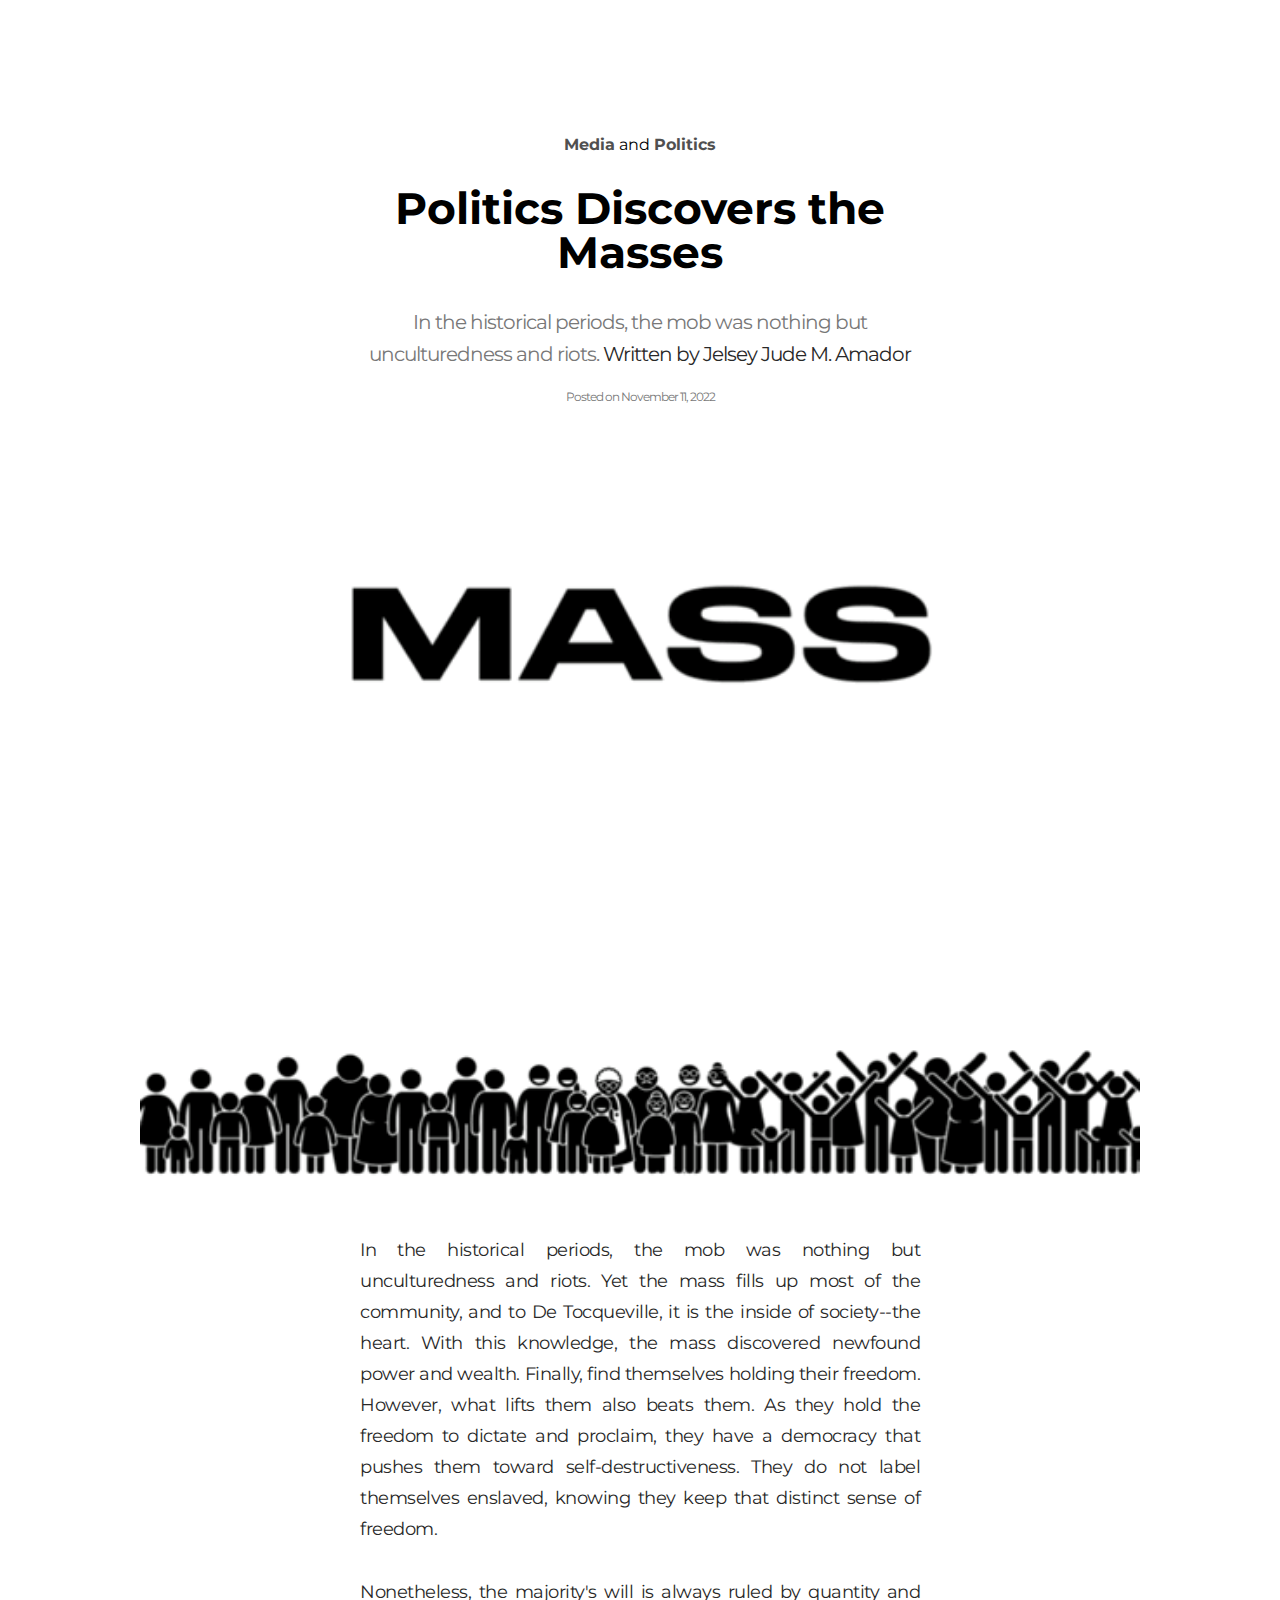
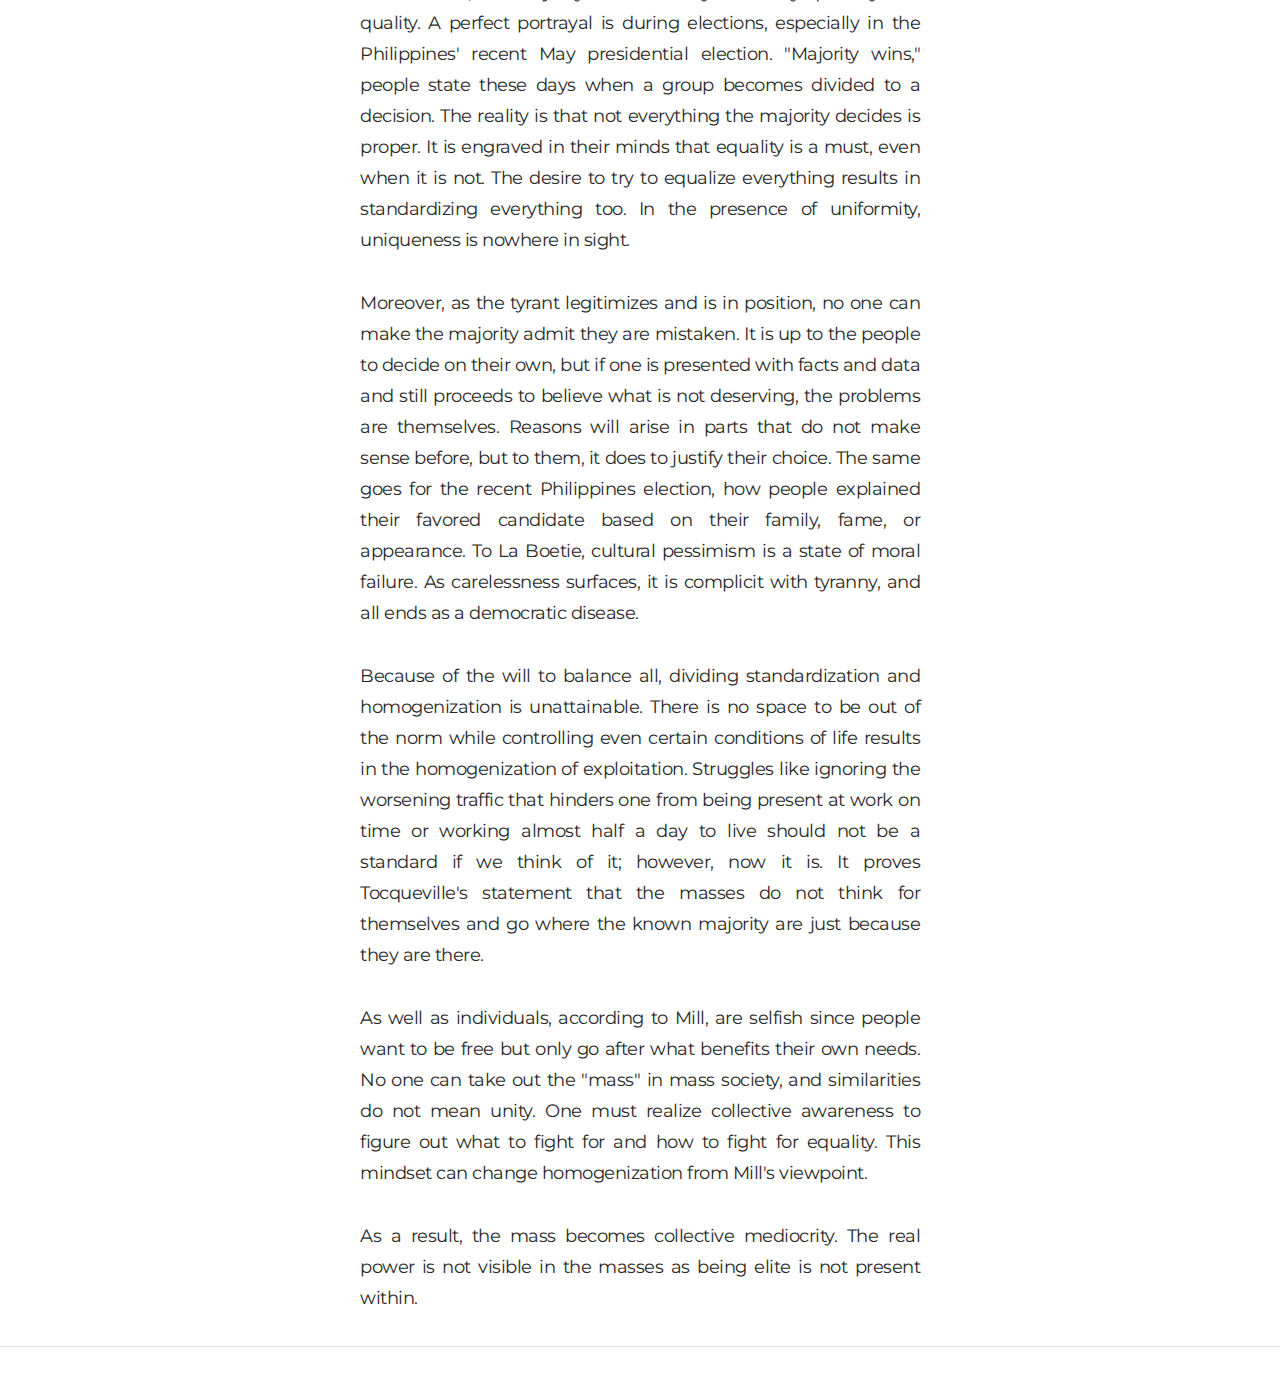
<file: pages/blog1.html>
<!DOCTYPE html>
<html lang="en">

    <head>
        <meta charset="UTF-8">
        <meta http-equiv="X-UA-Compatible" content="IE=edge">
        <meta name="viewport" content="width=device-width, initial-scale=1.0">
        <title>Blog Post | COMMitted</title>

        <link rel="stylesheet" href="blog-post.css">
        <script src="blog-post.js"></script>
    </head>

    <body>
        <div class="blog-post">
            <div class="tag">
                <a onclick="filterBlogs('Media')">Media</a> and
                <a onclick="filterBlogs('Politics')">Politics</a>
            </div>
            <div class="title">Politics Discovers the Masses</div>
            <div class="subtitle">In the historical periods, the mob was nothing but unculturedness and riots.
                <span class="by-line">Written by <a onclick="gotoAuthor('Jelsey')">Jelsey Jude M. Amador</a></span>
            </div>
            <div class="date-published">Posted on November 11, 2022</div>
            <img class="cover" src="img/cover1.gif" alt="cover" />
            <!-- <div class="summary">
                <b>Summary.</b> Lorem ipsum dolor sit amet, consectetur adipiscing elit, sed do eiusmod tempor
                incididunt ut labore et dolore magna aliqua. Ut enim ad minim veniam, quis nostrud exercitation
                ullamco
                laboris nisi ut aliquip ex ea commodo consequat. Duis aute irure dolor in reprehenderit in voluptate
                velit esse cillum dolore eu fugiat nulla pariatur. Excepteur sint occaecat cupidatat non proident,
                sunt
                in culpa qui officia deserunt mollit anim id est laborum.<br />
                <br />
                Lorem ipsum dolor sit amet, consectetur adipiscing elit, sed do eiusmod tempor incididunt ut labore
                et
                dolore magna aliqua. Ut enim ad minim veniam, quis nostrud exercitation ullamco laboris nisi ut
                aliquip
                ex ea commodo consequat. Duis aute irure dolor in reprehenderit in voluptate velit esse cillum
                dolore eu
                fugiat nulla pariatur. Excepteur sint occaecat cupidatat non proident, sunt in culpa qui officia
                deserunt mollit anim id est laborum.<br />
                <br />
                Lorem ipsum dolor sit amet, consectetur adipiscing elit, sed do eiusmod tempor incididunt ut labore
                et
                dolore magna aliqua. Ut enim ad minim veniam, quis nostrud exercitation ullamco laboris nisi ut
                aliquip
                ex ea commodo consequat. Duis aute irure dolor in reprehenderit in voluptate velit esse cillum
                dolore eu
                fugiat nulla pariatur. Excepteur sint occaecat cupidatat non proident, sunt in culpa qui officia
                deserunt mollit anim id est laborum.
                <span class="read-more">... <a onclick="readMore()">more</a></span>
            </div> -->
            <div class="content">
                <p>In the historical periods, the mob was nothing but unculturedness and riots. Yet the mass
                    fills up most of the community, and to De Tocqueville, it is the inside of society--the heart. With
                    this knowledge, the mass discovered newfound power and wealth. Finally, find themselves holding
                    their freedom. However, what lifts them also beats them. As they hold the freedom to dictate and
                    proclaim, they have a democracy that pushes them toward self-destructiveness. They do not label
                    themselves enslaved, knowing they keep that distinct sense of freedom.
                </p>
                <p>Nonetheless, the majority's will is always ruled by quantity and quality. A perfect portrayal is
                    during elections, especially in the Philippines' recent May presidential election. "Majority wins,"
                    people state these days when a group becomes divided to a decision. The reality is that not
                    everything the majority decides is proper. It is engraved in their minds that equality is a must,
                    even when it is not. The desire to try to equalize everything results in standardizing everything
                    too. In the presence of uniformity, uniqueness is nowhere in sight.
                </p>
                <p>Moreover, as the tyrant legitimizes and is in position, no one can make the majority admit they are
                    mistaken. It is up to the people to decide on their own, but if one is presented with facts and data
                    and still proceeds to believe what is not deserving, the problems are themselves. Reasons will arise
                    in parts that do not make sense before, but to them, it does to justify their choice. The same goes
                    for the recent Philippines election, how people explained their favored candidate based on their
                    family, fame, or appearance. To La Boetie, cultural pessimism is a state of moral failure. As
                    carelessness surfaces, it is complicit with tyranny, and all ends as a democratic disease.
                </p>
                <p>Because of the will to balance all, dividing standardization and homogenization is unattainable.
                    There is no space to be out of the norm while controlling even certain conditions of life results in
                    the homogenization of exploitation. Struggles like ignoring the worsening traffic that hinders one
                    from being present at work on time or working almost half a day to live should not be a standard if
                    we think of it; however, now it is. It proves Tocqueville's statement that the masses do not think
                    for themselves and go where the known majority are just because they are there.
                </p>
                <p>
                    As well as individuals, according to Mill, are selfish since people want to be free but only go
                    after what benefits their own needs. No one can take out the "mass" in mass society, and
                    similarities do not mean unity. One must realize collective awareness to figure out what to fight
                    for and how to fight for equality. This mindset can change homogenization from Mill's viewpoint.
                </p>
                <p>As a result, the mass becomes collective mediocrity. The real power is not visible in the masses as
                    being elite is not present within.
                </p>
            </div>
        </div>

        <div class="line-break"></div>

        <div class="comments">
            <div id="disqus_thread"></div>
            <script>
                var disqus_config = function () {
                    this.page.url = 'https://committed-upb.vercel.app/pages/blog1.html';  // Replace PAGE_URL with your page's canonical URL variable
                    this.page.identifier = 'blog1'; // Replace PAGE_IDENTIFIER with your page's unique identifier variable
                };

                (function () { // DON'T EDIT BELOW THIS LINE
                    var d = document, s = d.createElement('script');
                    s.src = 'https://committed-1.disqus.com/embed.js';
                    s.setAttribute('data-timestamp', +new Date());
                    (d.head || d.body).appendChild(s);
                })();
            </script>
            <noscript>Please enable JavaScript to view the <a href="https://disqus.com/?ref_noscript">comments powered
                    by Disqus.</a></noscript>
        </div>
    </body>

</html>
</file>
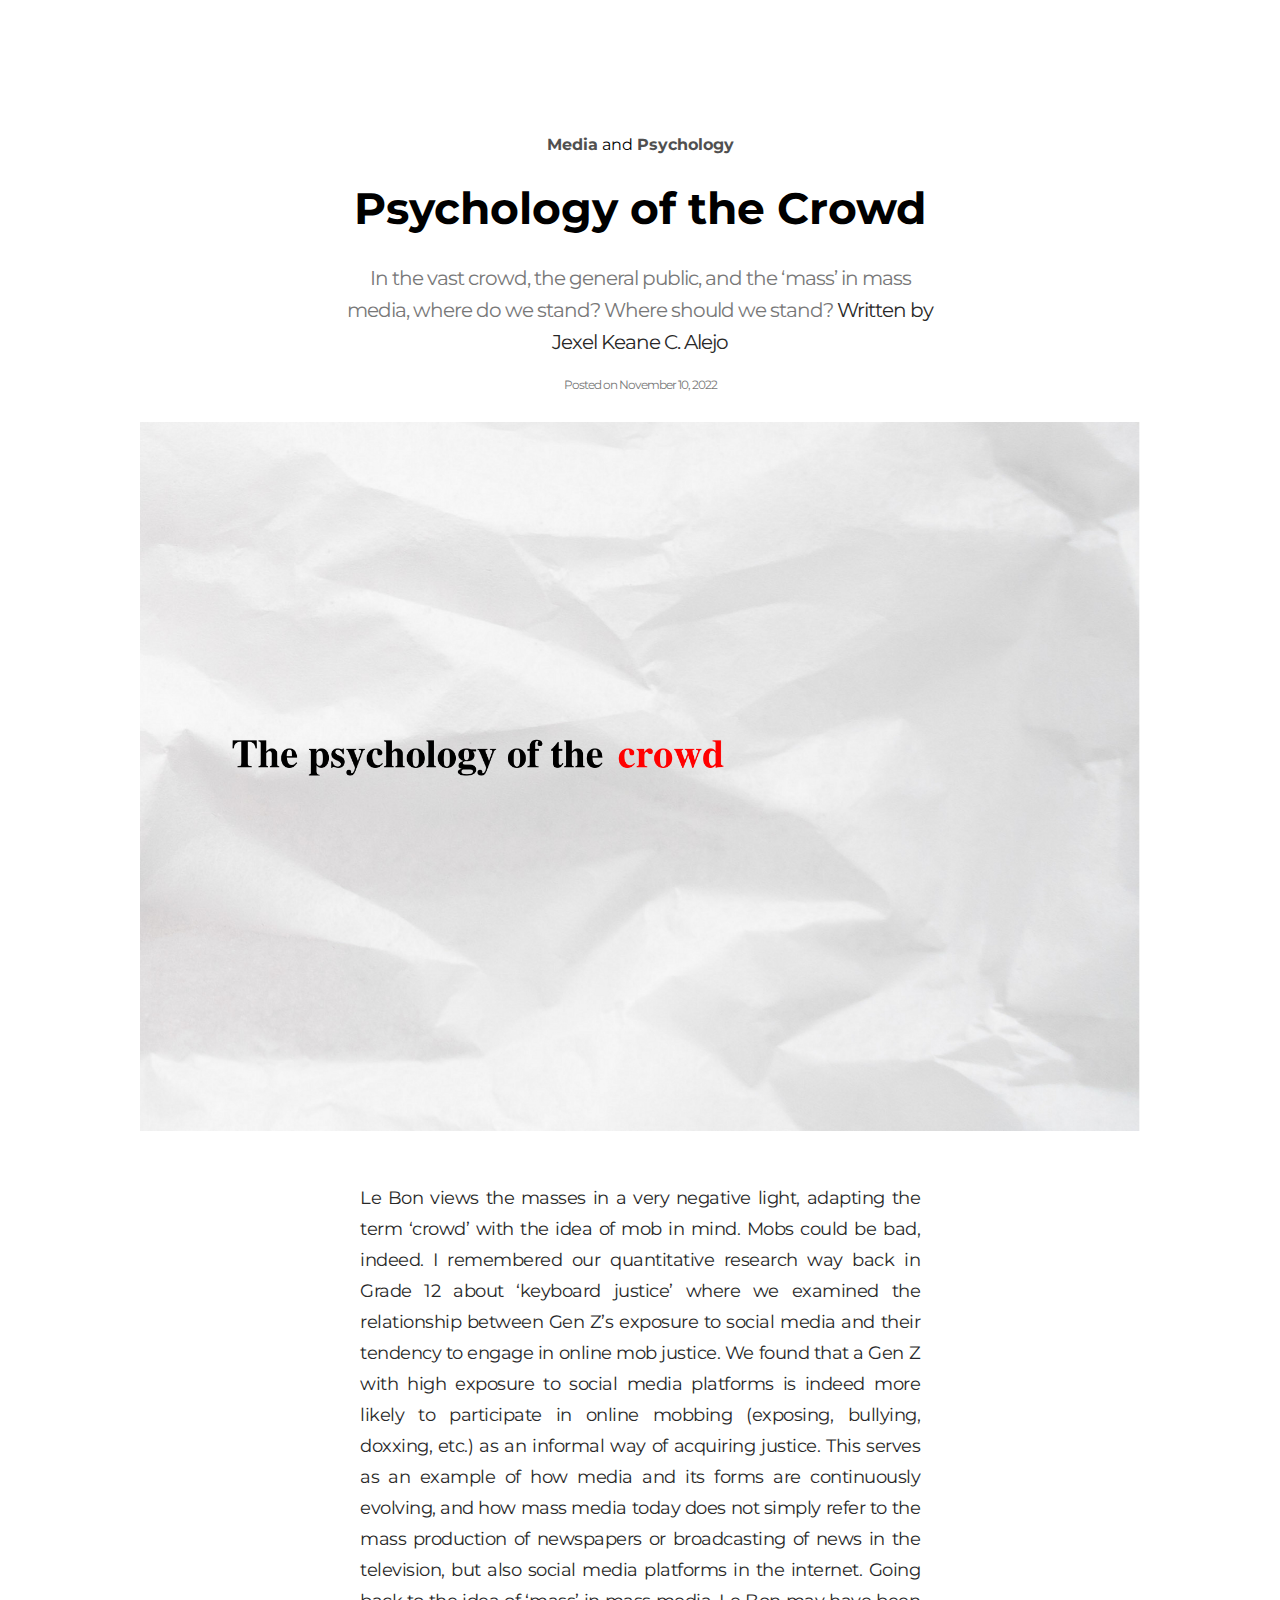
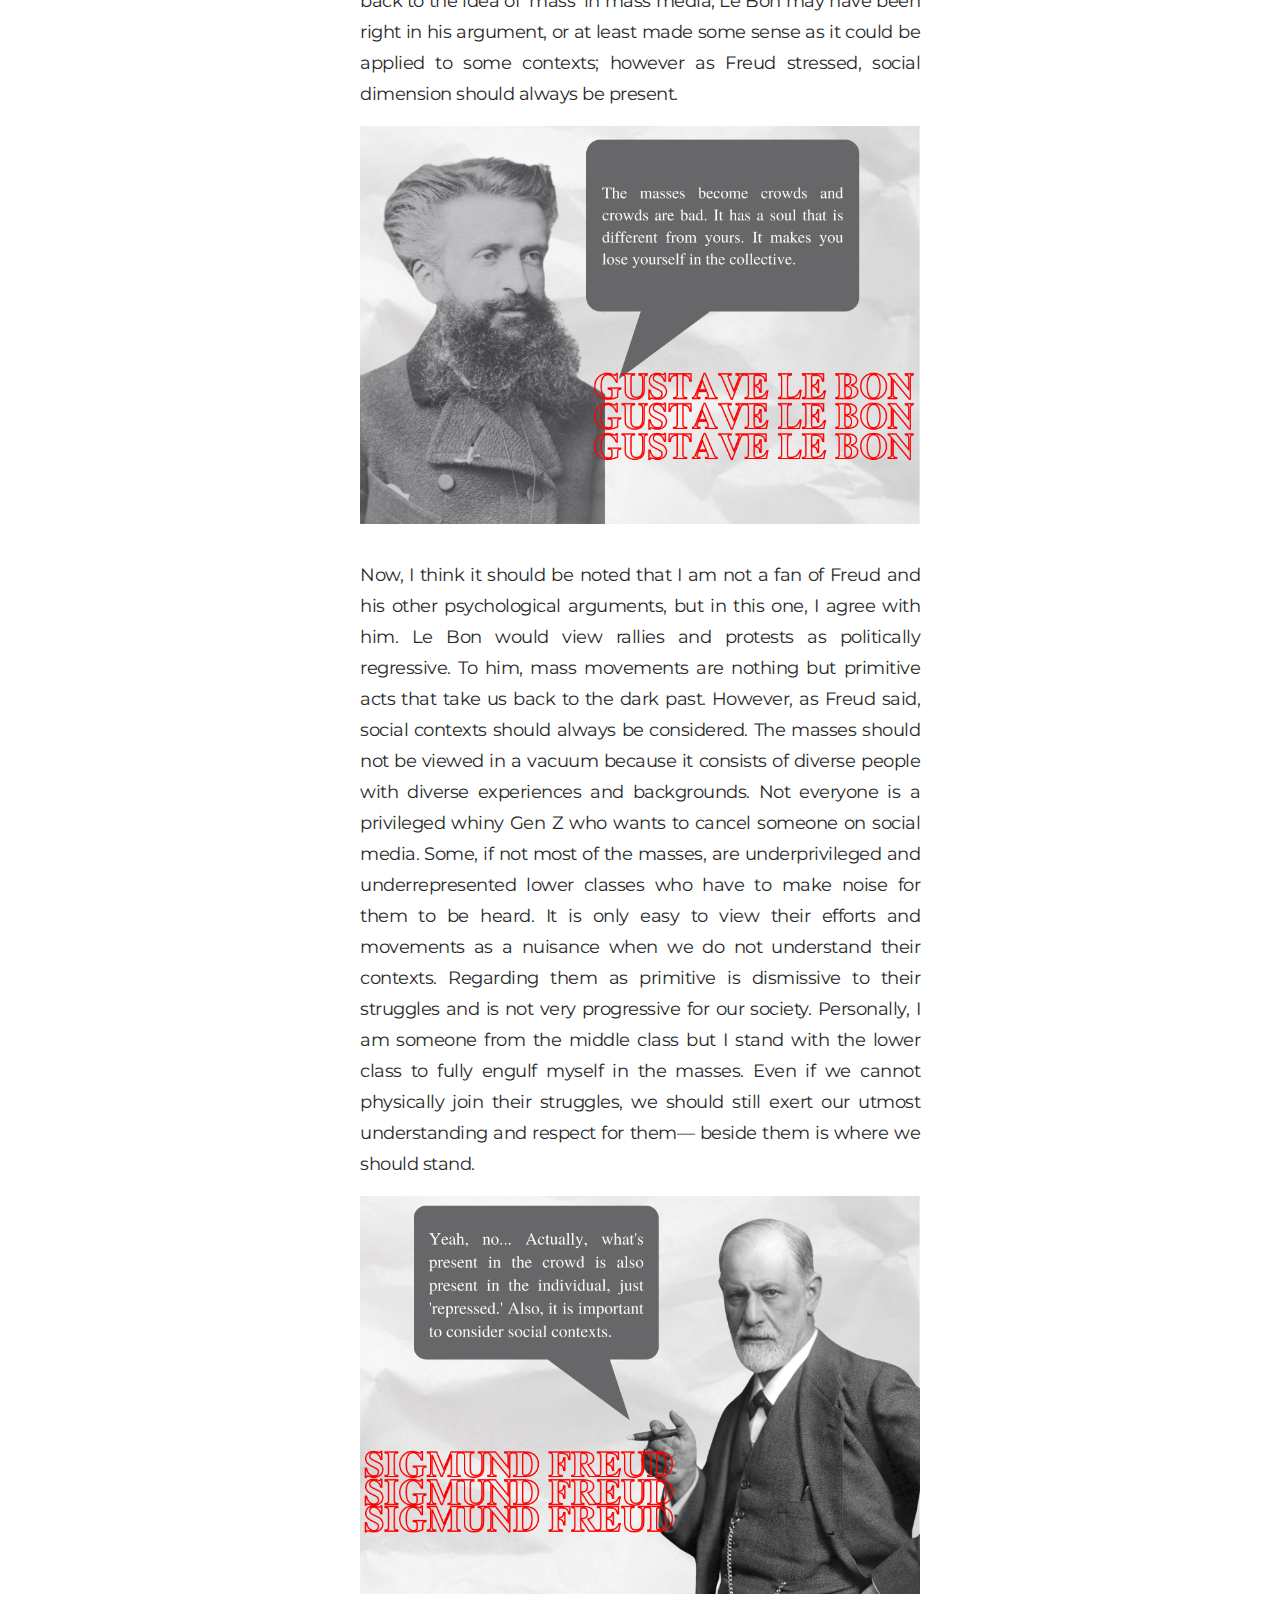
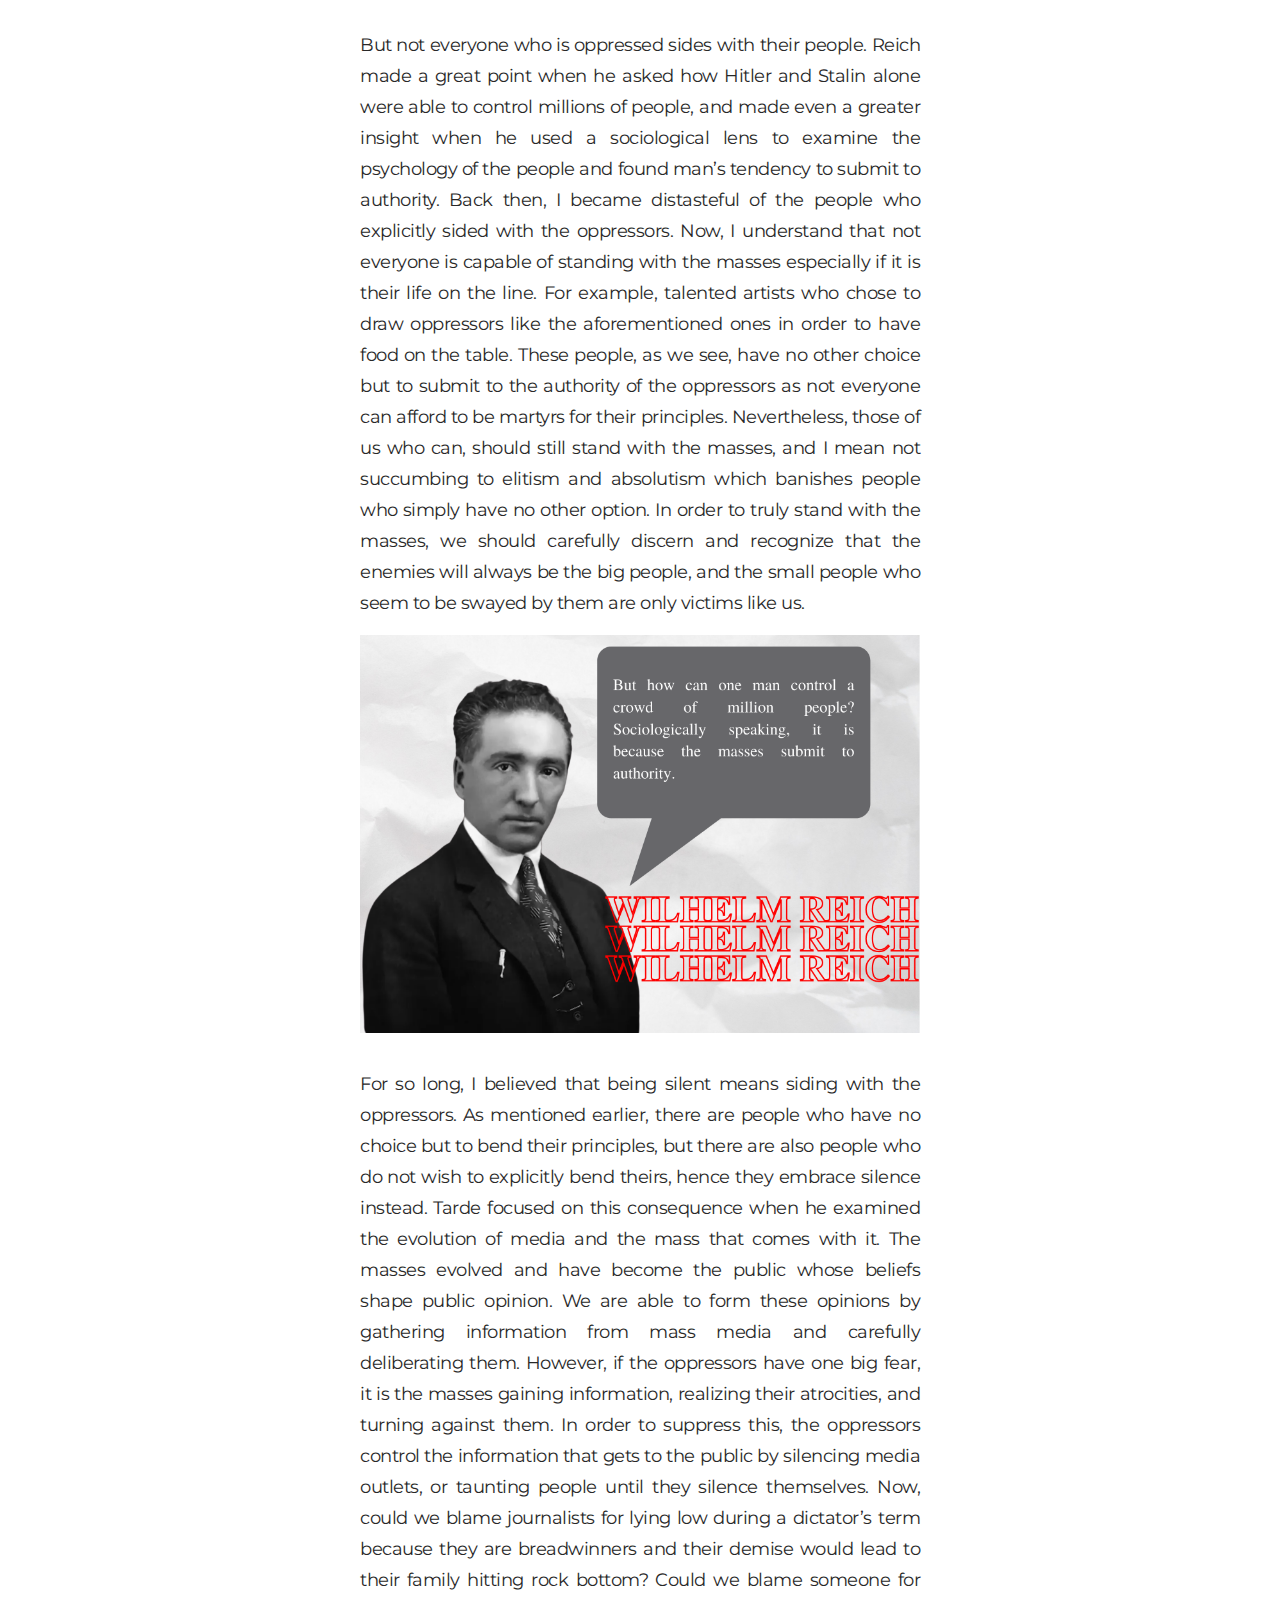
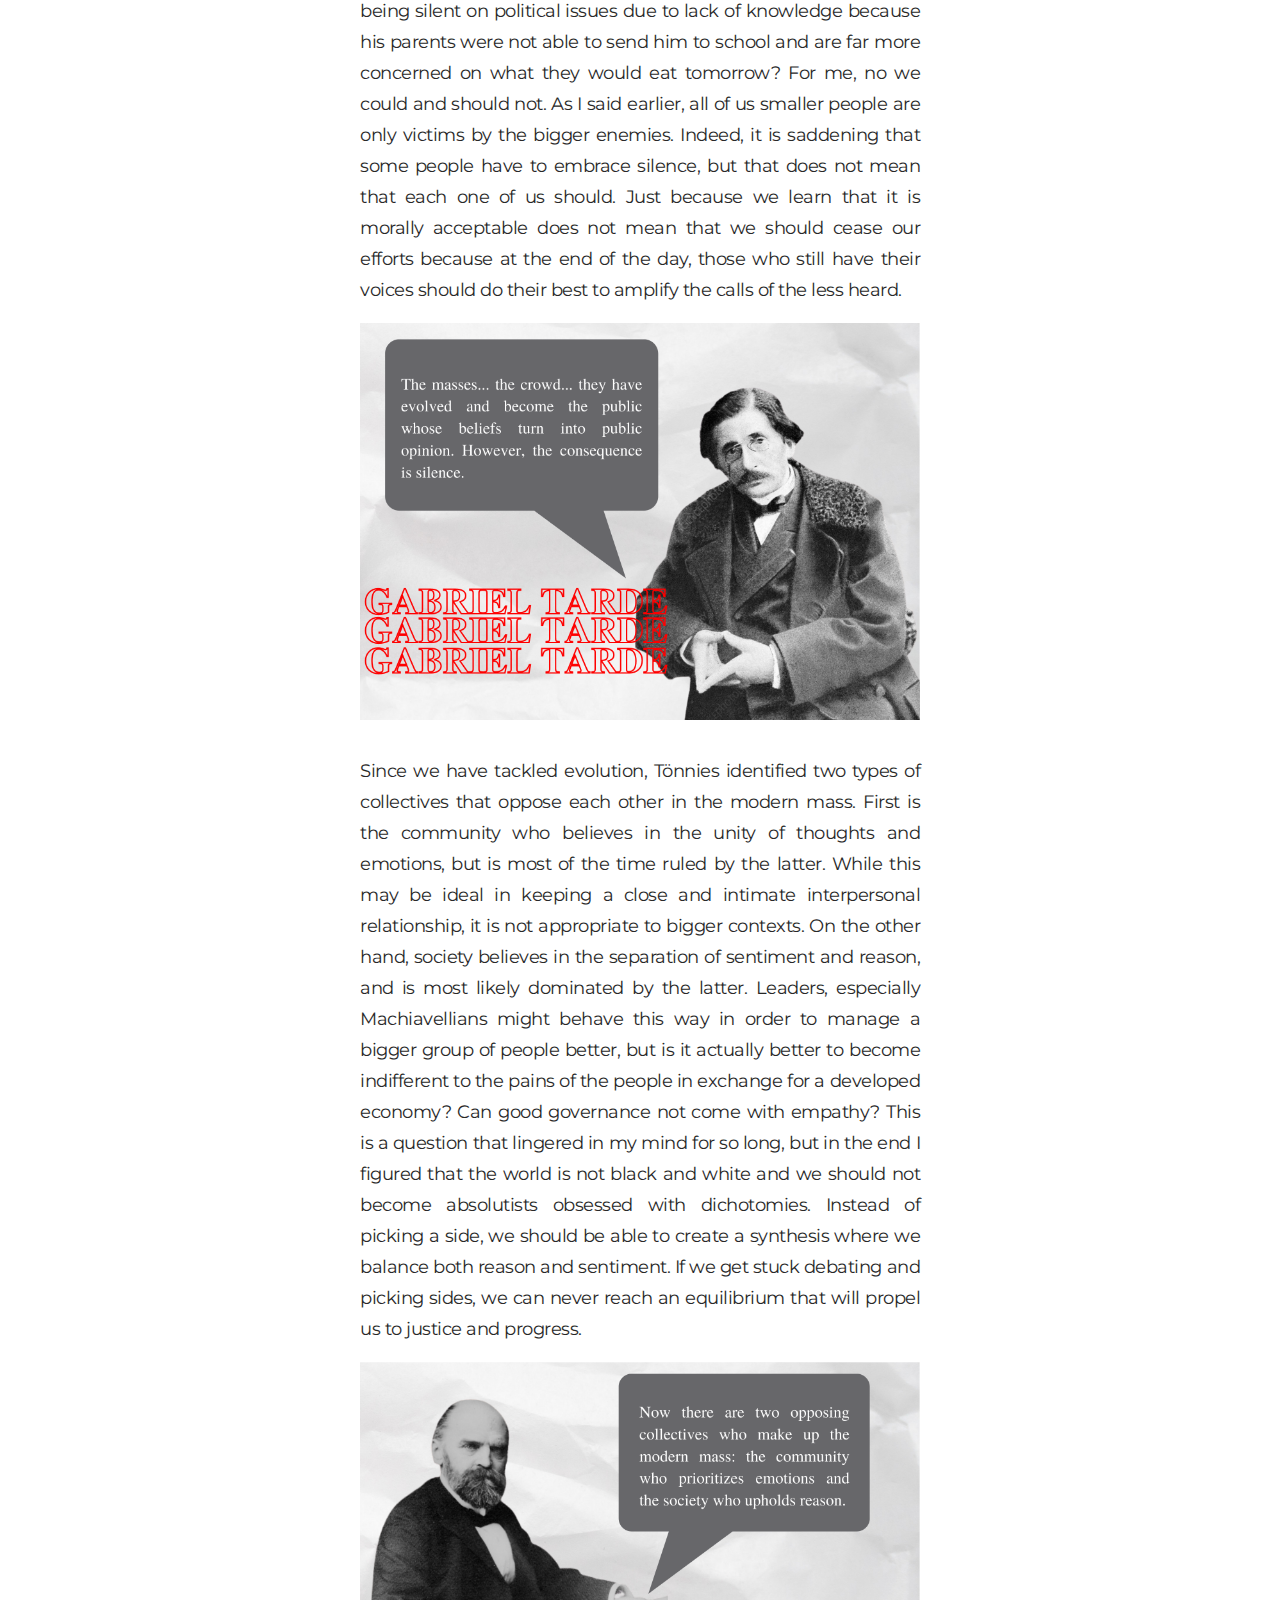
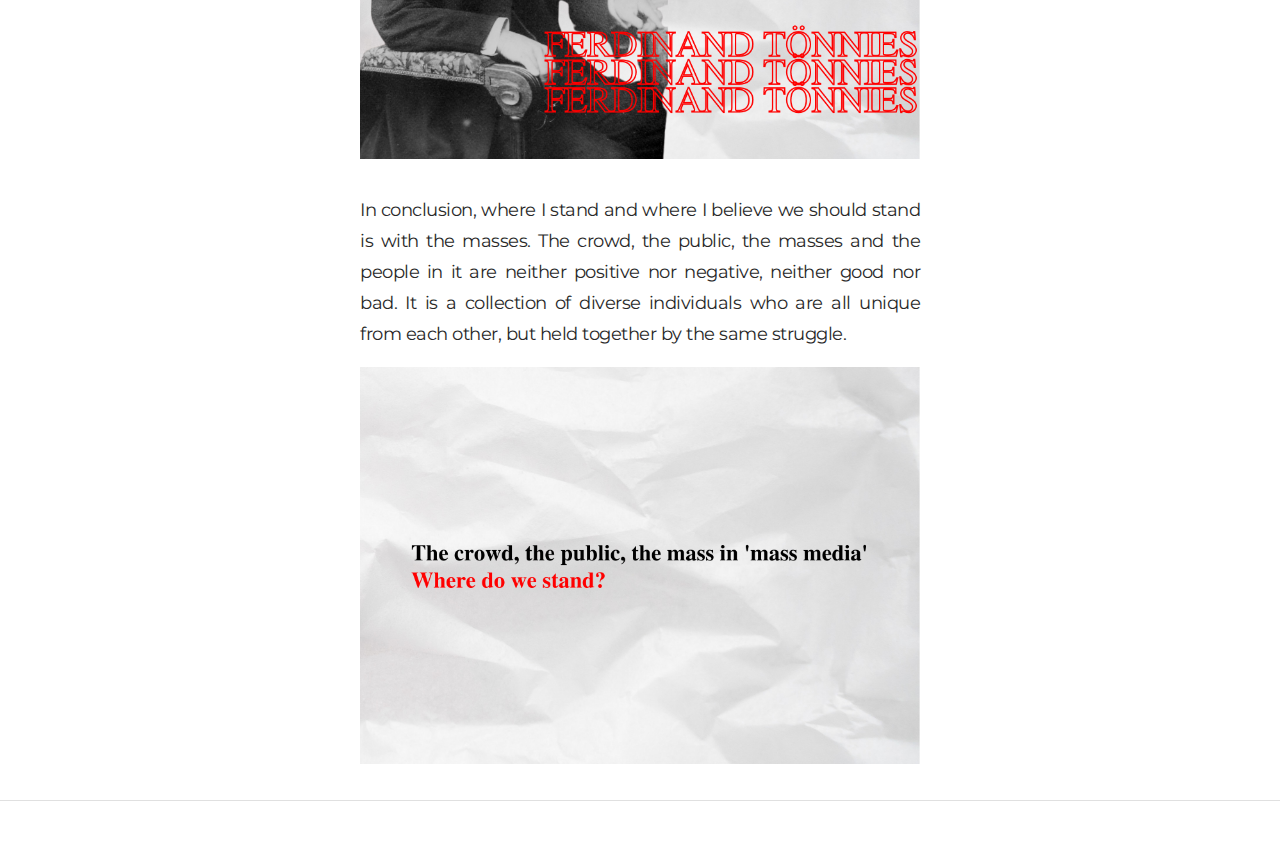
<file: pages/blog2.html>
<!DOCTYPE html>
<html lang="en">

    <head>
        <meta charset="UTF-8">
        <meta http-equiv="X-UA-Compatible" content="IE=edge">
        <meta name="viewport" content="width=device-width, initial-scale=1.0">
        <title>Blog Post | COMMitted</title>

        <link rel="stylesheet" href="blog-post.css">
        <script src="blog-post.js"></script>
    </head>

    <body>
        <div class="blog-post">
            <div class="tag">
                <a onclick="filterBlogs('Media')">Media</a> and
                <a onclick="filterBlogs('Psychology')">Psychology</a>
            </div>
            <div class="title">Psychology of the Crowd</div>
            <div class="subtitle">In the vast crowd, the general public, and the ‘mass’ in mass media, where do
                we stand? Where should we stand?
                <span class="by-line">Written by <a onclick="gotoAuthor('Jexel')">Jexel Keane C. Alejo</a></span>
            </div>
            <div class="date-published">Posted on November 10, 2022</div>
            <img class="cover" src="img/cover2.png" alt="cover" />
            <!-- <div class="summary">
                <b>Summary.</b> Lorem ipsum dolor sit amet, consectetur adipiscing elit, sed do eiusmod tempor
                incididunt ut labore et dolore magna aliqua. Ut enim ad minim veniam, quis nostrud exercitation
                ullamco
                laboris nisi ut aliquip ex ea commodo consequat. Duis aute irure dolor in reprehenderit in voluptate
                velit esse cillum dolore eu fugiat nulla pariatur. Excepteur sint occaecat cupidatat non proident,
                sunt
                in culpa qui officia deserunt mollit anim id est laborum.<br />
                <br />
                Lorem ipsum dolor sit amet, consectetur adipiscing elit, sed do eiusmod tempor incididunt ut labore
                et
                dolore magna aliqua. Ut enim ad minim veniam, quis nostrud exercitation ullamco laboris nisi ut
                aliquip
                ex ea commodo consequat. Duis aute irure dolor in reprehenderit in voluptate velit esse cillum
                dolore eu
                fugiat nulla pariatur. Excepteur sint occaecat cupidatat non proident, sunt in culpa qui officia
                deserunt mollit anim id est laborum.<br />
                <br />
                Lorem ipsum dolor sit amet, consectetur adipiscing elit, sed do eiusmod tempor incididunt ut labore
                et
                dolore magna aliqua. Ut enim ad minim veniam, quis nostrud exercitation ullamco laboris nisi ut
                aliquip
                ex ea commodo consequat. Duis aute irure dolor in reprehenderit in voluptate velit esse cillum
                dolore eu
                fugiat nulla pariatur. Excepteur sint occaecat cupidatat non proident, sunt in culpa qui officia
                deserunt mollit anim id est laborum.
                <span class="read-more">... <a onclick="readMore()">more</a></span>
            </div> -->
            <div class="content">
                <p>Le Bon views the masses in a very negative light, adapting the term ‘crowd’ with the idea of
                    mob in mind. Mobs could be bad, indeed. I remembered our quantitative research way back in Grade 12
                    about ‘keyboard justice’ where we examined the relationship between Gen Z’s exposure to social media
                    and their tendency to engage in online mob justice. We found that a Gen Z with high exposure to
                    social media platforms is indeed more likely to participate in online mobbing (exposing, bullying,
                    doxxing, etc.) as an informal way of acquiring justice. This serves as an example of how media and
                    its forms are continuously evolving, and how mass media today does not simply refer to the mass
                    production of newspapers or broadcasting of news in the television, but also social media platforms
                    in the internet. Going back to the idea of ‘mass’ in mass media, Le Bon may have been right in his
                    argument, or at least made some sense as it could be applied to some contexts; however as Freud
                    stressed, social dimension should always be present.
                </p>
                <div class="gallery">
                    <img src="img/blog2/2.png" alt="le bon" />
                    <img src="img/blog2/3.png" alt="le bon" />
                </div>
                <p>Now, I think it should be noted that I am not a fan of Freud and his other psychological arguments,
                    but in this one, I agree with him. Le Bon would view rallies and protests as politically regressive.
                    To him, mass movements are nothing but primitive acts that take us back to the dark past. However,
                    as Freud said, social contexts should always be considered. The masses should not be viewed in a
                    vacuum because it consists of diverse people with diverse experiences and backgrounds. Not everyone
                    is a privileged whiny Gen Z who wants to cancel someone on social media. Some, if not most of the
                    masses, are underprivileged and underrepresented lower classes who have to make noise for them to be
                    heard. It is only easy to view their efforts and movements as a nuisance when we do not understand
                    their contexts. Regarding them as primitive is dismissive to their struggles and is not very
                    progressive for our society. Personally, I am someone from the middle class but I stand with the
                    lower class to fully engulf myself in the masses. Even if we cannot physically join their struggles,
                    we should still exert our utmost understanding and respect for them— beside them is where we should
                    stand.
                </p>
                <div class="gallery">
                    <img src="img/blog2/4.png" alt="freud" />
                    <img src="img/blog2/5.png" alt="freud" />
                </div>
                <p>But not everyone who is oppressed sides with their people. Reich made a great point when he asked how
                    Hitler and Stalin alone were able to control millions of people, and made even a greater insight
                    when he used a sociological lens to examine the psychology of the people and found man’s tendency to
                    submit to authority. Back then, I became distasteful of the people who explicitly sided with the
                    oppressors. Now, I understand that not everyone is capable of standing with the masses especially if
                    it is their life on the line. For example, talented artists who chose to draw oppressors like the
                    aforementioned ones in order to have food on the table. These people, as we see, have no other
                    choice but to submit to the authority of the oppressors as not everyone can afford to be martyrs for
                    their principles. Nevertheless, those of us who can, should still stand with the masses, and I mean
                    not succumbing to elitism and absolutism which banishes people who simply have no other option. In
                    order to truly stand with the masses, we should carefully discern and recognize that the enemies
                    will always be the big people, and the small people who seem to be swayed by them are only victims
                    like us.
                </p>
                <div class="gallery">
                    <img src="img/blog2/6.png" alt="reich" />
                    <img src="img/blog2/7.png" alt="reich" />
                </div>
                <p>For so long, I believed that being silent means siding with the oppressors. As mentioned earlier,
                    there are people who have no choice but to bend their principles, but there are also people who do
                    not wish to explicitly bend theirs, hence they embrace silence instead. Tarde focused on this
                    consequence when he examined the evolution of media and the mass that comes with it. The masses
                    evolved and have become the public whose beliefs shape public opinion. We are able to form these
                    opinions by gathering information from mass media and carefully deliberating them. However, if the
                    oppressors have one big fear, it is the masses gaining information, realizing their atrocities, and
                    turning against them. In order to suppress this, the oppressors control the information that gets to
                    the public by silencing media outlets, or taunting people until they silence themselves. Now, could
                    we blame journalists for lying low during a dictator’s term because they are breadwinners and their
                    demise would lead to their family hitting rock bottom? Could we blame someone for being silent on
                    political issues due to lack of knowledge because his parents were not able to send him to school
                    and are far more concerned on what they would eat tomorrow? For me, no we could and should not. As I
                    said earlier, all of us smaller people are only victims by the bigger enemies. Indeed, it is
                    saddening that some people have to embrace silence, but that does not mean that each one of us
                    should. Just because we learn that it is morally acceptable does not mean that we should cease our
                    efforts because at the end of the day, those who still have their voices should do their best to
                    amplify the calls of the less heard.
                </p>
                <div class="gallery">
                    <img src="img/blog2/8.png" alt="tarde" />
                    <img src="img/blog2/9.png" alt="tarde" />
                </div>
                <p>Since we have tackled evolution, Tönnies identified two types of collectives that oppose each other
                    in the modern mass. First is the community who believes in the unity of thoughts and emotions, but
                    is most of the time ruled by the latter. While this may be ideal in keeping a close and intimate
                    interpersonal relationship, it is not appropriate to bigger contexts. On the other hand, society
                    believes in the separation of sentiment and reason, and is most likely dominated by the latter.
                    Leaders, especially Machiavellians might behave this way in order to manage a bigger group of people
                    better, but is it actually better to become indifferent to the pains of the people in exchange for a
                    developed economy? Can good governance not come with empathy? This is a question that lingered in my
                    mind for so long, but in the end I figured that the world is not black and white and we should not
                    become absolutists obsessed with dichotomies. Instead of picking a side, we should be able to create
                    a synthesis where we balance both reason and sentiment. If we get stuck debating and picking sides,
                    we can never reach an equilibrium that will propel us to justice and progress.
                </p>
                <div class="gallery">
                    <img src="img/blog2/10.png" alt="tonnies" />
                    <img src="img/blog2/11.png" alt="tonnies" />
                </div>
                <p>In conclusion, where I stand and where I believe we should stand is with the masses. The crowd, the
                    public, the masses and the people in it are neither positive nor negative, neither good nor bad. It
                    is a collection of diverse individuals who are all unique from each other, but held together by the
                    same struggle.
                </p>
                <div class="gallery">
                    <img src="img/blog2/12.png" alt="le bon" />
                    <img src="img/blog2/13.png" alt="le bon" />
                </div>
            </div>
        </div>

        <div class="line-break"></div>

        <div class="comments">
            <div id="disqus_thread"></div>
            <script>
                var disqus_config = function () {
                    this.page.url = 'https://committed-upb.vercel.app/pages/blog2.html';  // Replace PAGE_URL with your page's canonical URL variable
                    this.page.identifier = 'blog2'; // Replace PAGE_IDENTIFIER with your page's unique identifier variable
                };

                (function () { // DON'T EDIT BELOW THIS LINE
                    var d = document, s = d.createElement('script');
                    s.src = 'https://committed-1.disqus.com/embed.js';
                    s.setAttribute('data-timestamp', +new Date());
                    (d.head || d.body).appendChild(s);
                })();
            </script>
            <noscript>Please enable JavaScript to view the <a href="https://disqus.com/?ref_noscript">comments powered
                    by Disqus.</a></noscript>
        </div>
    </body>

</html>
</file>
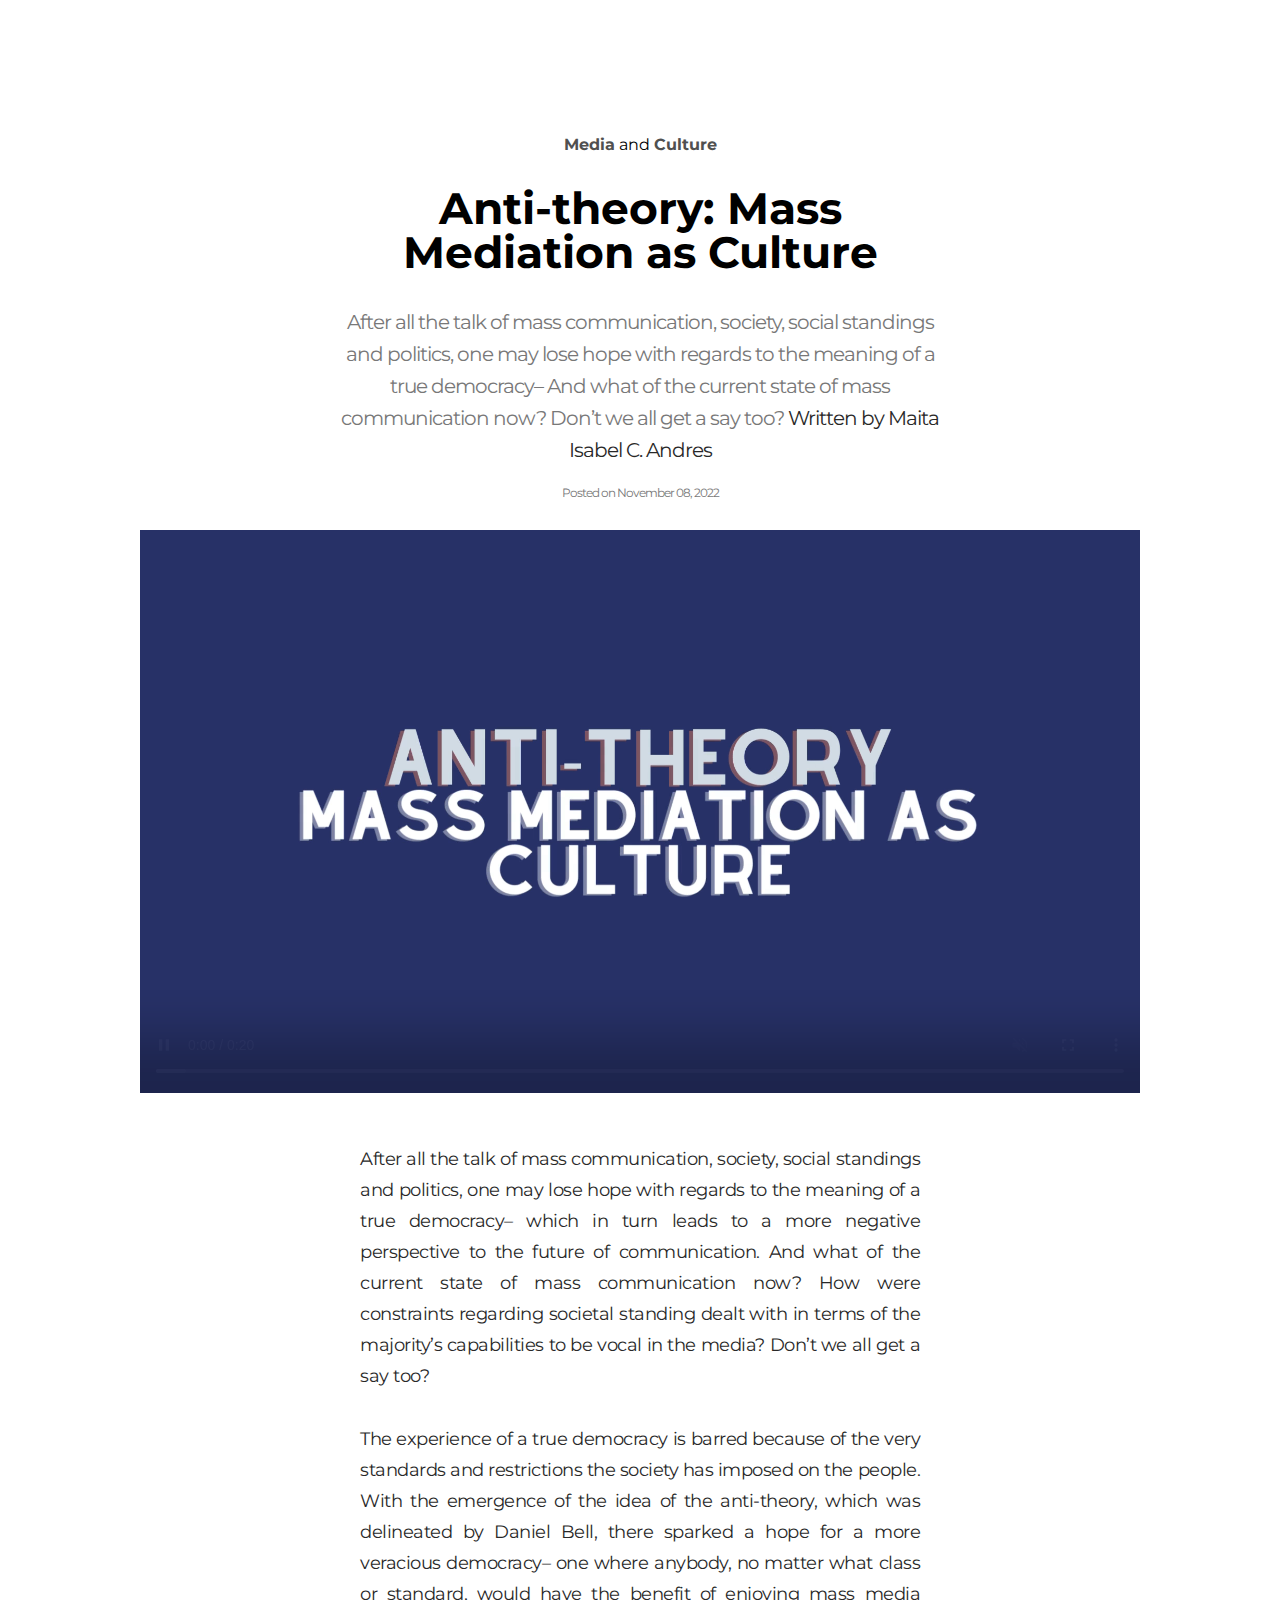
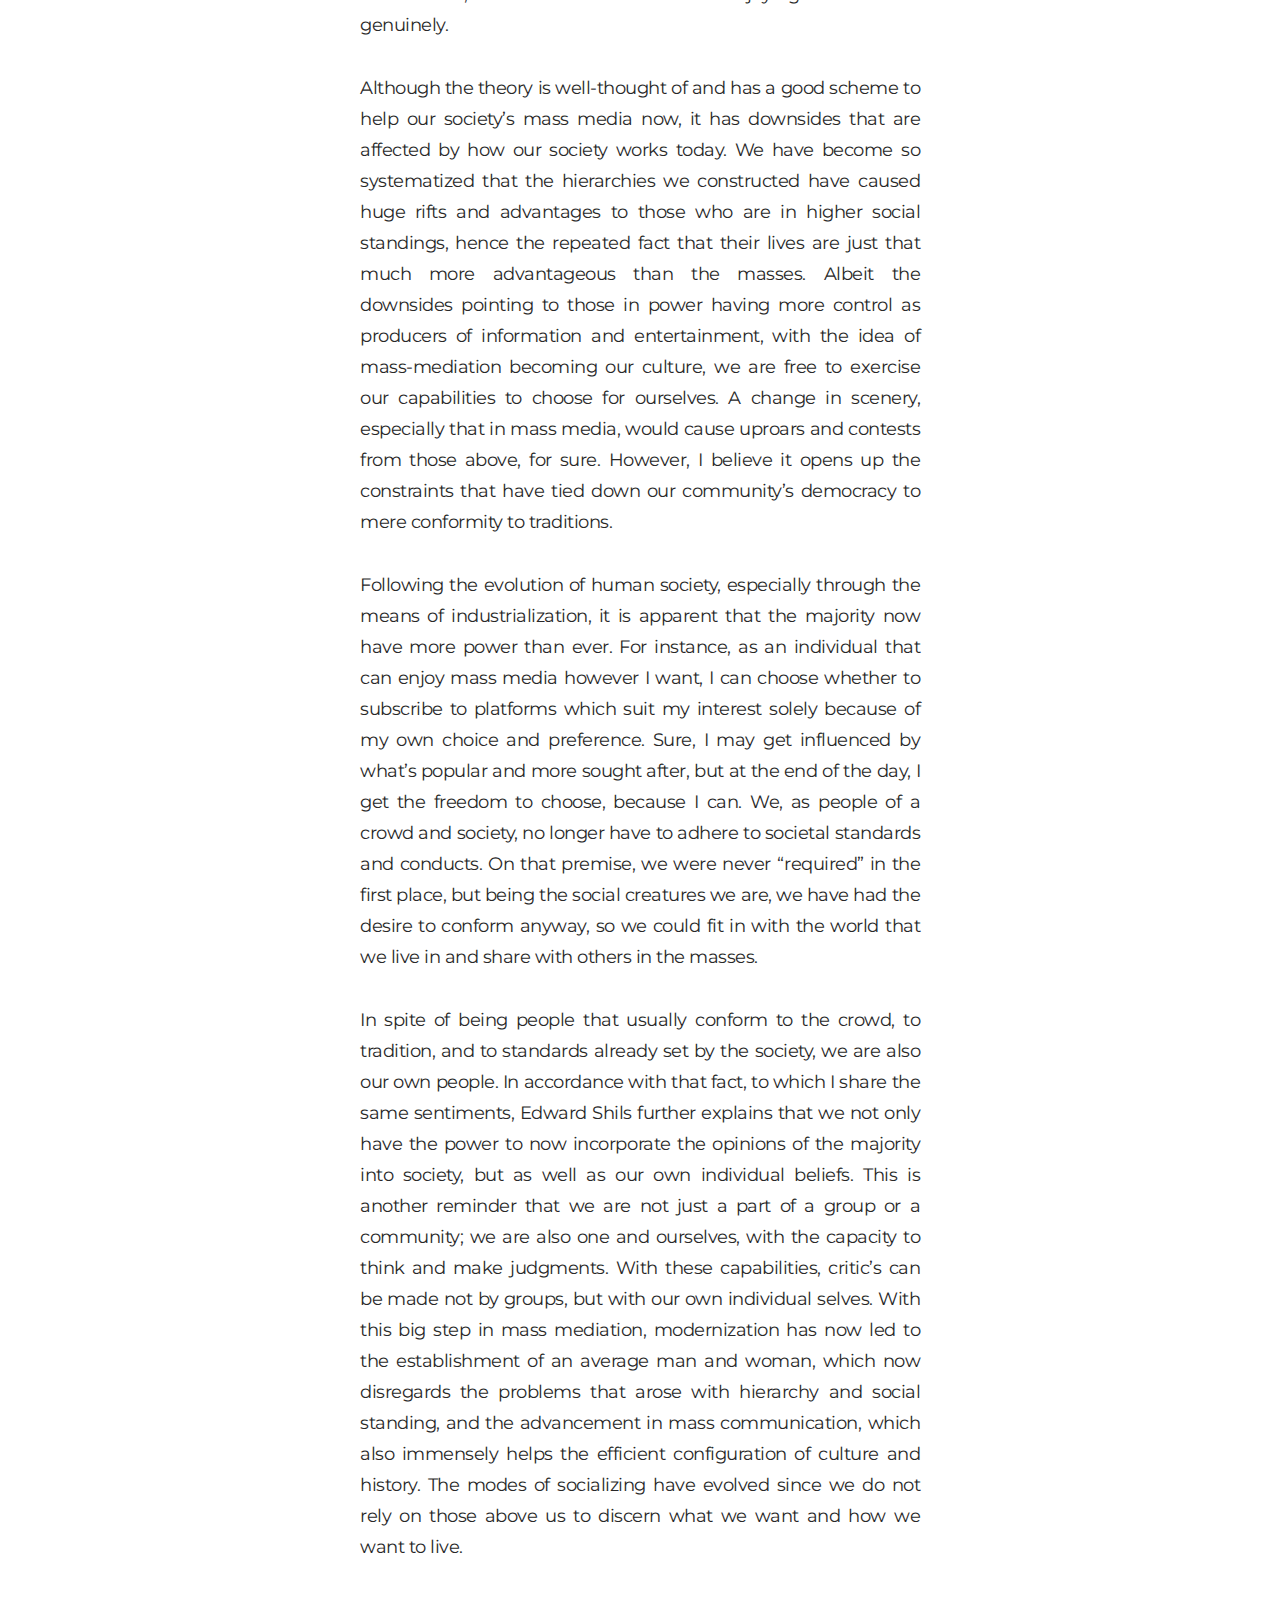
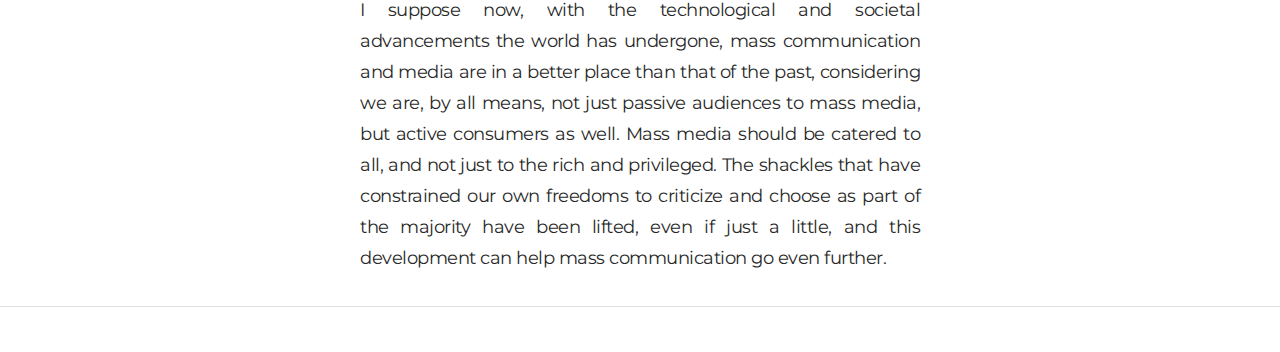
<file: pages/blog4.html>
<!DOCTYPE html>
<html lang="en">

    <head>
        <meta charset="UTF-8">
        <meta http-equiv="X-UA-Compatible" content="IE=edge">
        <meta name="viewport" content="width=device-width, initial-scale=1.0">
        <title>Blog Post | COMMitted</title>

        <link rel="stylesheet" href="blog-post.css">
        <script src="blog-post.js"></script>
    </head>

    <body>
        <div class="blog-post">
            <div class="tag">
                <a onclick="filterBlogs('Media')">Media</a> and
                <a onclick="filterBlogs('Culture')">Culture</a>
            </div>
            <div class="title">Anti-theory: Mass Mediation as Culture</div>
            <div class="subtitle">After all the talk of mass communication, society, social standings and politics, one
                may lose hope with regards to the meaning of a true democracy– And what of the current state of mass
                communication now? Don’t we all get a say too?
                <span class="by-line">Written by <a onclick="gotoAuthor('Maita')">Maita Isabel C. Andres</a></span>
            </div>
            <div class="date-published">Posted on November 08, 2022</div>
            <!-- <img class="cover" src="img/cover3.png" alt="cover" /> -->
            <video autoplay muted controls>
                <source src="img/Anti-theory.mp4" type="video/mp4">
            </video>
            <!-- <div class="summary">
                <b>Summary.</b> Lorem ipsum dolor sit amet, consectetur adipiscing elit, sed do eiusmod tempor
                incididunt ut labore et dolore magna aliqua. Ut enim ad minim veniam, quis nostrud exercitation
                ullamco
                laboris nisi ut aliquip ex ea commodo consequat. Duis aute irure dolor in reprehenderit in voluptate
                velit esse cillum dolore eu fugiat nulla pariatur. Excepteur sint occaecat cupidatat non proident,
                sunt
                in culpa qui officia deserunt mollit anim id est laborum.<br />
                <br />
                Lorem ipsum dolor sit amet, consectetur adipiscing elit, sed do eiusmod tempor incididunt ut labore
                et
                dolore magna aliqua. Ut enim ad minim veniam, quis nostrud exercitation ullamco laboris nisi ut
                aliquip
                ex ea commodo consequat. Duis aute irure dolor in reprehenderit in voluptate velit esse cillum
                dolore eu
                fugiat nulla pariatur. Excepteur sint occaecat cupidatat non proident, sunt in culpa qui officia
                deserunt mollit anim id est laborum.<br />
                <br />
                Lorem ipsum dolor sit amet, consectetur adipiscing elit, sed do eiusmod tempor incididunt ut labore
                et
                dolore magna aliqua. Ut enim ad minim veniam, quis nostrud exercitation ullamco laboris nisi ut
                aliquip
                ex ea commodo consequat. Duis aute irure dolor in reprehenderit in voluptate velit esse cillum
                dolore eu
                fugiat nulla pariatur. Excepteur sint occaecat cupidatat non proident, sunt in culpa qui officia
                deserunt mollit anim id est laborum.
                <span class="read-more">... <a onclick="readMore()">more</a></span>
            </div> -->
            <div class="content">
                <p>After all the talk of mass communication, society, social standings and politics, one may lose
                    hope with regards to the meaning of a true democracy– which in turn leads to a more negative
                    perspective to the future of communication. And what of the current state of mass communication now?
                    How were constraints regarding societal standing dealt with in terms of the majority’s capabilities
                    to be vocal in the media? Don’t we all get a say too?
                </p>
                <p>The experience of a true democracy is barred because of the very standards and restrictions the
                    society has imposed on the people. With the emergence of the idea of the anti-theory, which was
                    delineated by Daniel Bell, there sparked a hope for a more veracious democracy– one where anybody,
                    no matter what class or standard, would have the benefit of enjoying mass media genuinely.
                </p>
                <p>Although the theory is well-thought of and has a good scheme to help our society’s mass media now, it
                    has downsides that are affected by how our society works today. We have become so systematized that
                    the hierarchies we constructed have caused huge rifts and advantages to those who are in higher
                    social standings, hence the repeated fact that their lives are just that much more advantageous than
                    the masses. Albeit the downsides pointing to those in power having more control as producers of
                    information and entertainment, with the idea of mass-mediation becoming our culture, we are free to
                    exercise our capabilities to choose for ourselves. A change in scenery, especially that in mass
                    media, would cause uproars and contests from those above, for sure. However, I believe it opens up
                    the constraints that have tied down our community’s democracy to mere conformity to traditions.
                </p>
                <p>Following the evolution of human society, especially through the means of industrialization, it is
                    apparent that the majority now have more power than ever. For instance, as an individual that can
                    enjoy mass media however I want, I can choose whether to subscribe to platforms which suit my
                    interest solely because of my own choice and preference. Sure, I may get influenced by what’s
                    popular and more sought after, but at the end of the day, I get the freedom to choose, because I
                    can. We, as people of a crowd and society, no longer have to adhere to societal standards and
                    conducts. On that premise, we were never “required” in the first place, but being the social
                    creatures we are, we have had the desire to conform anyway, so we could fit in with the world that
                    we live in and share with others in the masses.
                </p>
                <p>In spite of being people that usually conform to the crowd, to tradition, and to standards already
                    set by the society, we are also our own people. In accordance with that fact, to which I share the
                    same sentiments, Edward Shils further explains that we not only have the power to now incorporate
                    the opinions of the majority into society, but as well as our own individual beliefs. This is
                    another reminder that we are not just a part of a group or a community; we are also one and
                    ourselves, with the capacity to think and make judgments. With these capabilities, critic’s can be
                    made not by groups, but with our own individual selves. With this big step in mass mediation,
                    modernization has now led to the establishment of an average man and woman, which now disregards the
                    problems that arose with hierarchy and social standing, and the advancement in mass communication,
                    which also immensely helps the efficient configuration of culture and history. The modes of
                    socializing have evolved since we do not rely on those above us to discern what we want and how we
                    want to live.
                </p>
                <p>I suppose now, with the technological and societal advancements the world has undergone, mass
                    communication and media are in a better place than that of the past, considering we are, by all
                    means, not just passive audiences to mass media, but active consumers as well. Mass media should be
                    catered to all, and not just to the rich and privileged. The shackles that have constrained our own
                    freedoms to criticize and choose as part of the majority have been lifted, even if just a little,
                    and this development can help mass communication go even further.
                </p>
            </div>
        </div>

        <div class="line-break"></div>

        <div class="comments">
            <div id="disqus_thread"></div>
            <script>
                var disqus_config = function () {
                    this.page.url = 'https://committed-upb.vercel.app/pages/blog4.html';  // Replace PAGE_URL with your page's canonical URL variable
                    this.page.identifier = 'blog4'; // Replace PAGE_IDENTIFIER with your page's unique identifier variable
                };

                (function () { // DON'T EDIT BELOW THIS LINE
                    var d = document, s = d.createElement('script');
                    s.src = 'https://committed-1.disqus.com/embed.js';
                    s.setAttribute('data-timestamp', +new Date());
                    (d.head || d.body).appendChild(s);
                })();
            </script>
            <noscript>Please enable JavaScript to view the <a href="https://disqus.com/?ref_noscript">comments powered
                    by Disqus.</a></noscript>
        </div>
    </body>

</html>
</file>
<file: pages/blog-post.css>
@import url('https://fonts.googleapis.com/css2?family=Montserrat:wght@400;500;700&display=swap');

* {
    margin: 0;
    padding: 0;
    box-sizing: border-box;
    scroll-behavior: smooth;
}

body {
    font-family: 'Montserrat', sans-serif;
    color: #fff;
    background-color: white;
}

.line-break {
    margin: 0 auto;
    width: 100%;
    height: 1px;
    background-color: #e0e0e0;
}

.blog-post {
    padding: 0 15vw;
    margin: 0 auto;
    margin-top: 15vh;
    width: 90vw;
    max-width: calc(600px + 30vw);
    display: flex;
    flex-direction: column;
    align-items: center;
    color: black;
}

@media screen and (max-width: 900px) {
    .blog-post {
        padding: 0 5vw;
    }
}

.blog-post .tag {
    margin-bottom: 32px;
}

.blog-post .tag a {
    font-size: 16px;
    font-weight: 700;
    color: rgba(80, 80, 80);
    text-decoration: none;
}

.blog-post .title {
    font-size: 44px;
    font-weight: 700;
    margin-bottom: 32px;
    line-height: 44px;
    text-align: center;
}

.blog-post .subtitle {
    font-size: 20px;
    font-weight: 400;
    line-height: 32px;
    text-align: center;
    color: rgb(120, 120, 120);
    font-style: normal;
    letter-spacing: -1px;
}

.blog-post .subtitle .by-line {
    color: rgb(40, 40, 40);
}

.blog-post .subtitle .by-line a {
    text-decoration: none;
    color: rgb(40, 40, 40);
}

.blog-post .subtitle .by-line a:hover {
    color: rgb(80, 80, 80);
}

.blog-post .date-published {
    font-size: 12px;
    font-weight: 400;
    margin-top: 11.2px;
    margin-bottom: 20.8px;
    line-height: 32px;
    text-align: center;
    color: rgb(120, 120, 120);
    font-style: normal;
    letter-spacing: -1px;
}

.blog-post .cover {
    width: 100vw;
    max-width: 1000px;
    height: 100%;
    /* compensation or missing summary */
    margin-bottom: 4vw;
}

.blog-post video {
    width: 100vw;
    max-width: 1000px;
    height: 100%;
    object-fit: cover;

    margin-bottom: 4vw;
}

.blog-post .summary {
    margin: 4vw 0;
    height: 90px;
    overflow-y: hidden;
    font-size: 14px;
    color: rgb(80, 80, 80);
    text-align: justify;
    position: relative;
}

.blog-post .summary b {
    font-weight: 700;
    color: #000;
}

.blog-post .summary .read-more {
    color: rgb(40, 40, 40);
    position: absolute;
    bottom: 0;
    right: 0;
    background: white;
    padding-left: 4px;
}

.blog-post .summary .read-more a {
    color: rgb(0, 0, 0);
    cursor: pointer;
    font-weight: 700;
    text-decoration: underline;
    text-decoration-thickness: 3px;
    text-decoration-color: #f3aa2c80;
}

.blog-post .summary .read-more a:hover {
    color: rgb(80, 80, 80);
    text-decoration: underline;
}

.blog-post .content {
    color: rgb(40, 40, 40);
    line-height: 31px;
    font-size: 18px;
    text-align: justify;
}

.blog-post .content p {
    margin-bottom: 32px;
    letter-spacing: -0.5px;
    margin-left: 20px;
    margin-right: 20px;
}

.blog-post .content h1 {
    font-size: 24px;
    font-weight: 700;
    margin-bottom: 4px;
    margin-left: 20px;
    margin-right: 20px;
    line-height: 44px;
    letter-spacing: -0.5px;
}

.blog-post .content img {
    width: 100%;
    height: 100%;
    object-fit: cover;
    padding: 0 20px;
}

.blog-post .content a {
    display: block;
    margin: 0 20px;
    color: rgb(0, 0, 0);
    text-decoration: underline;
    text-decoration-thickness: 3px;
    text-decoration-color: #f3aa2c80;
}

.blog-post .content .gallery {
    display: flex;
    flex-direction: row;
    overflow-x: auto;
    width: 100vw;
    max-width: 600px;
    scroll-snap-type: x proximity;
    margin: 0 auto;
    margin-top: -4vw;
}

.blog-post .content .gallery img {
    width: 100vw;
    max-width: 600px;
    height: 100%;
    margin: 36px 0;
    scroll-snap-align: center;
    object-fit: cover;
}

.comments {
    padding: 0 15vw;
    margin: 5vh auto;
    width: 90vw;
    height: auto;
    max-width: calc(600px + 30vw);
}

@media screen and (max-width: 900px) {
    .comments {
        padding: 0 5vw;
    }
}
</file>
